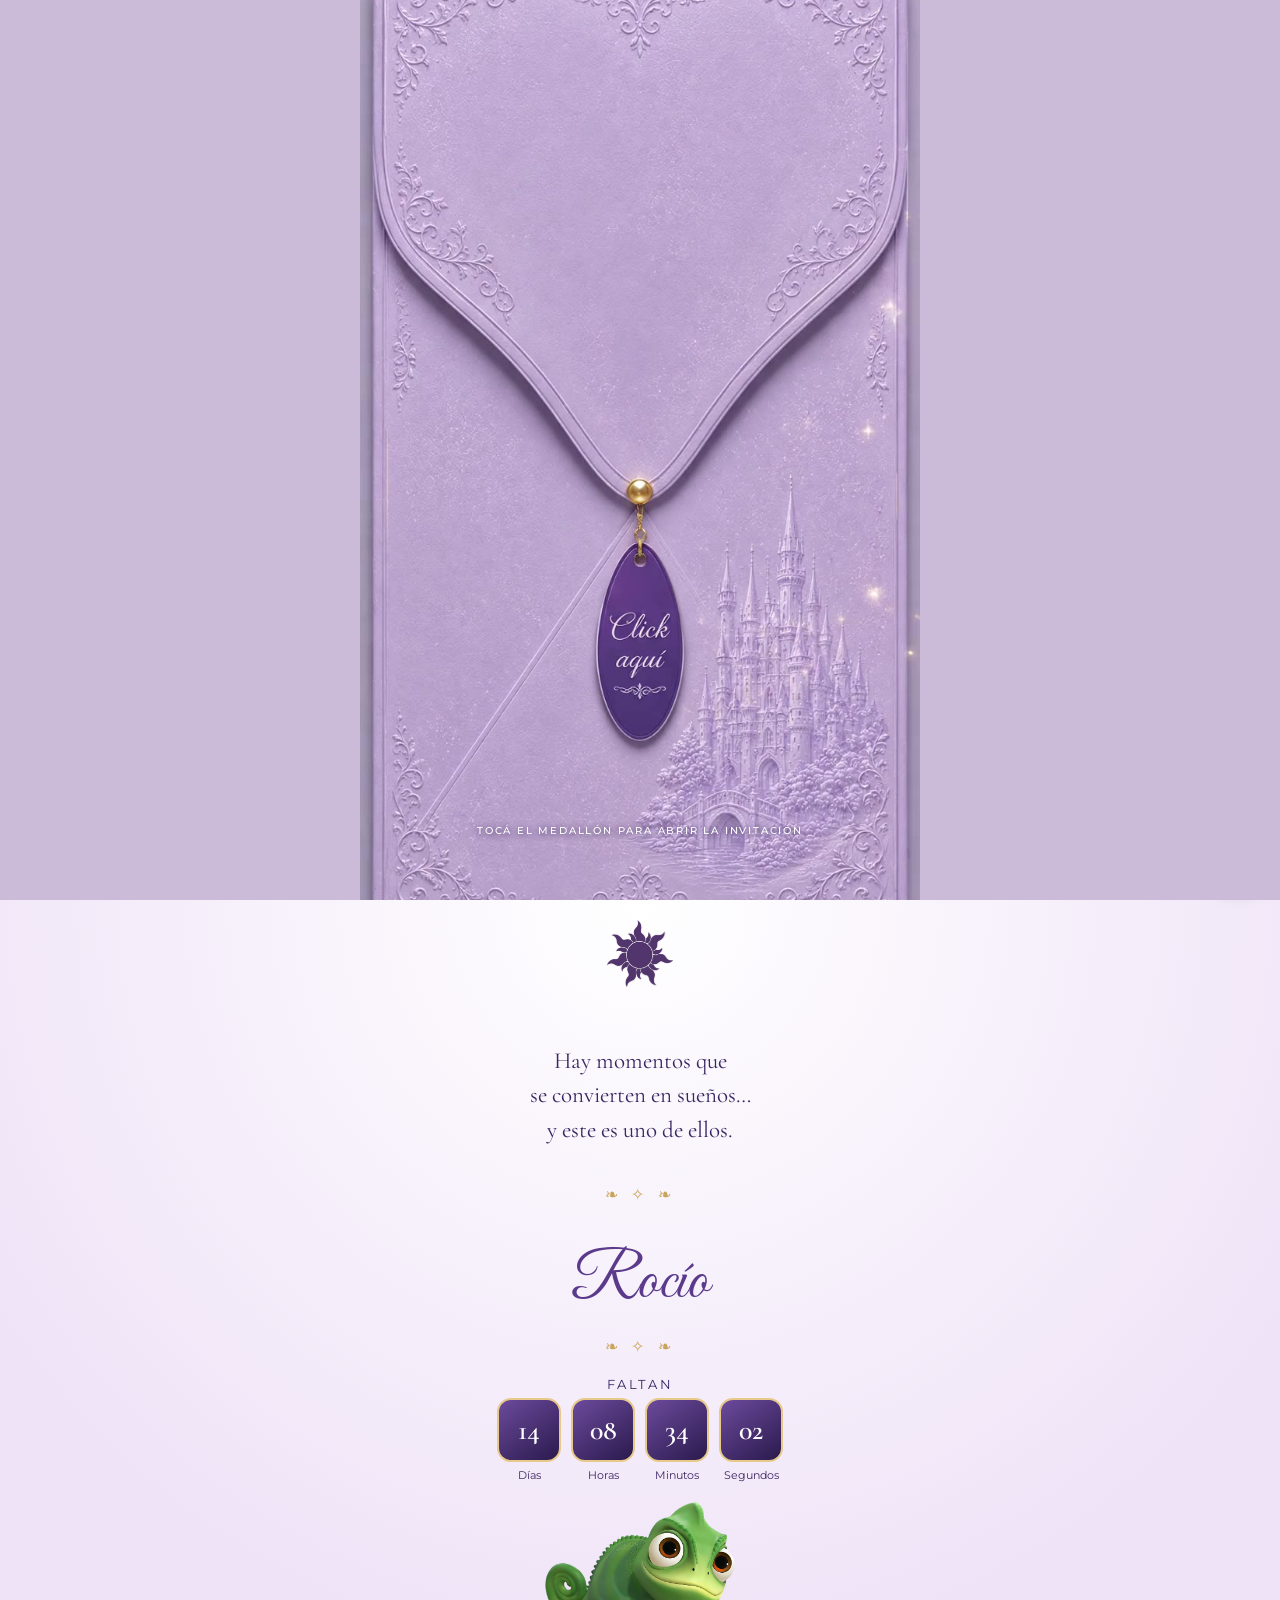
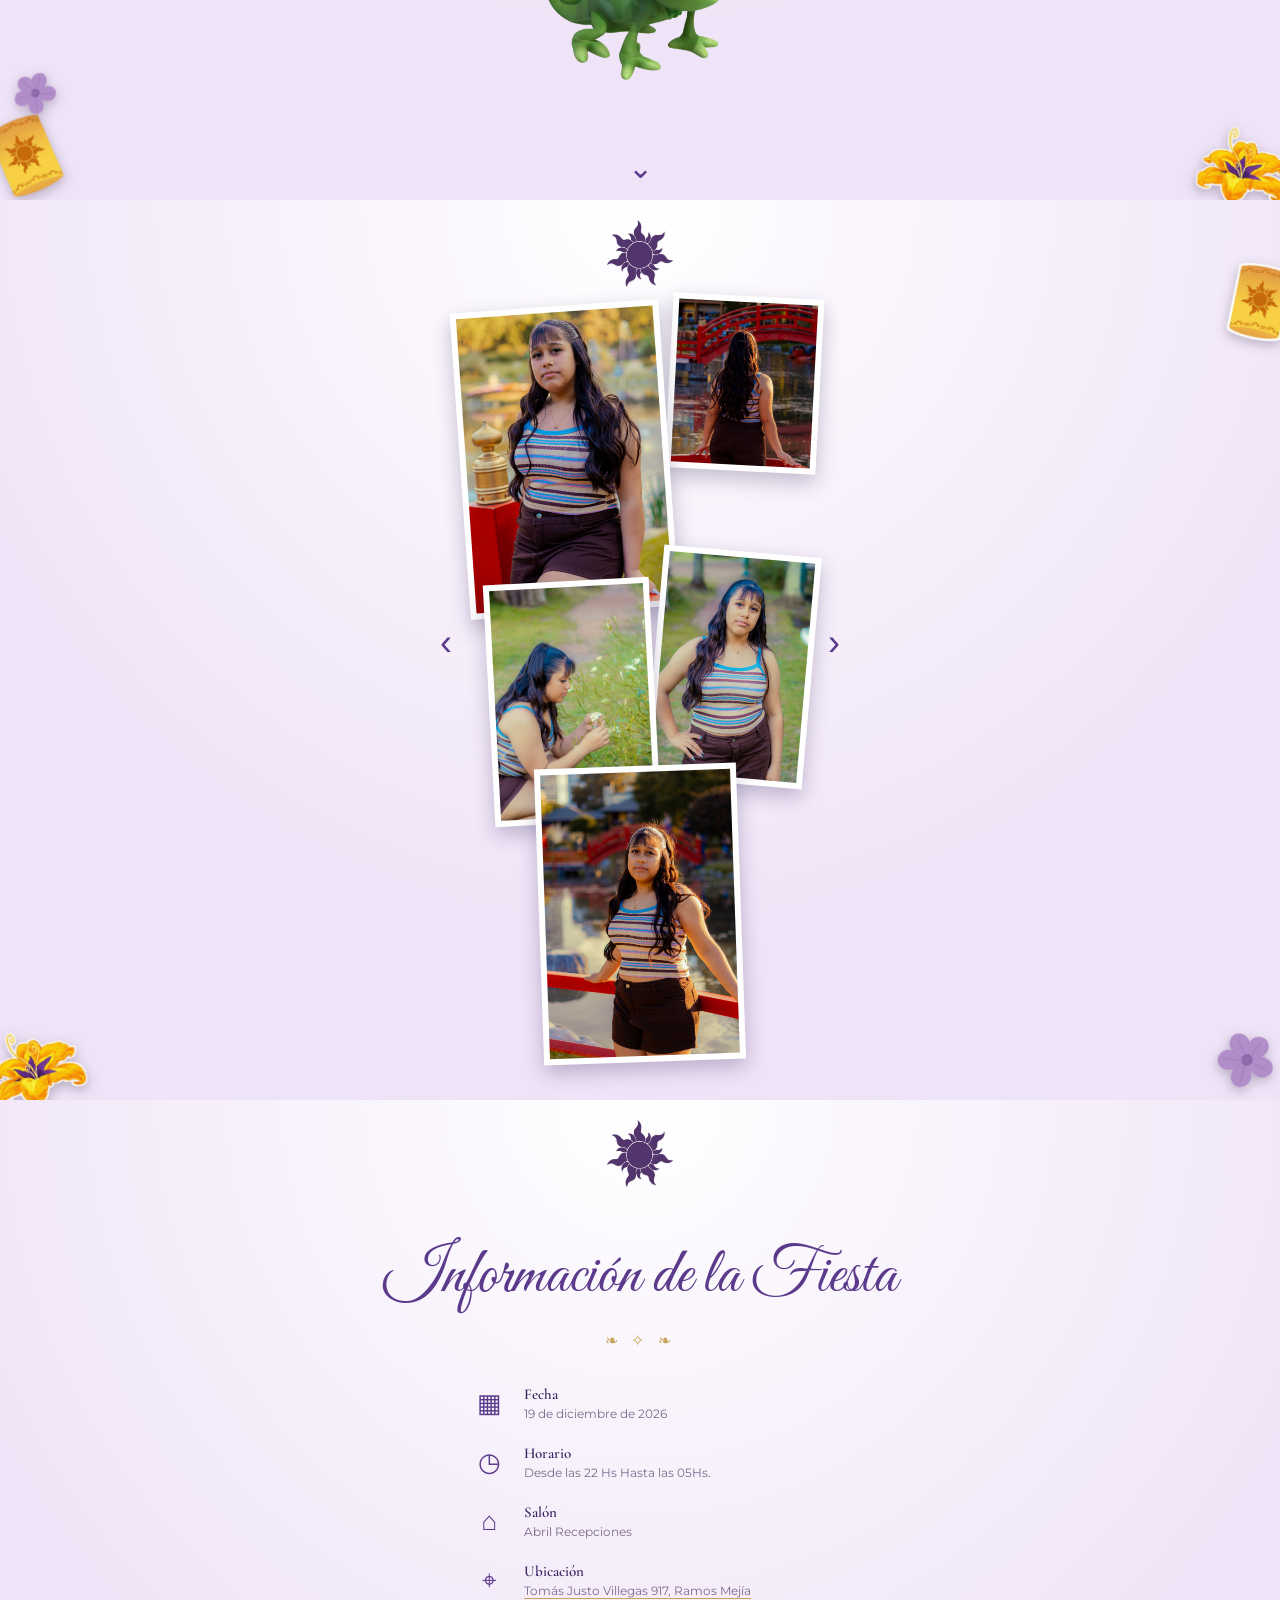
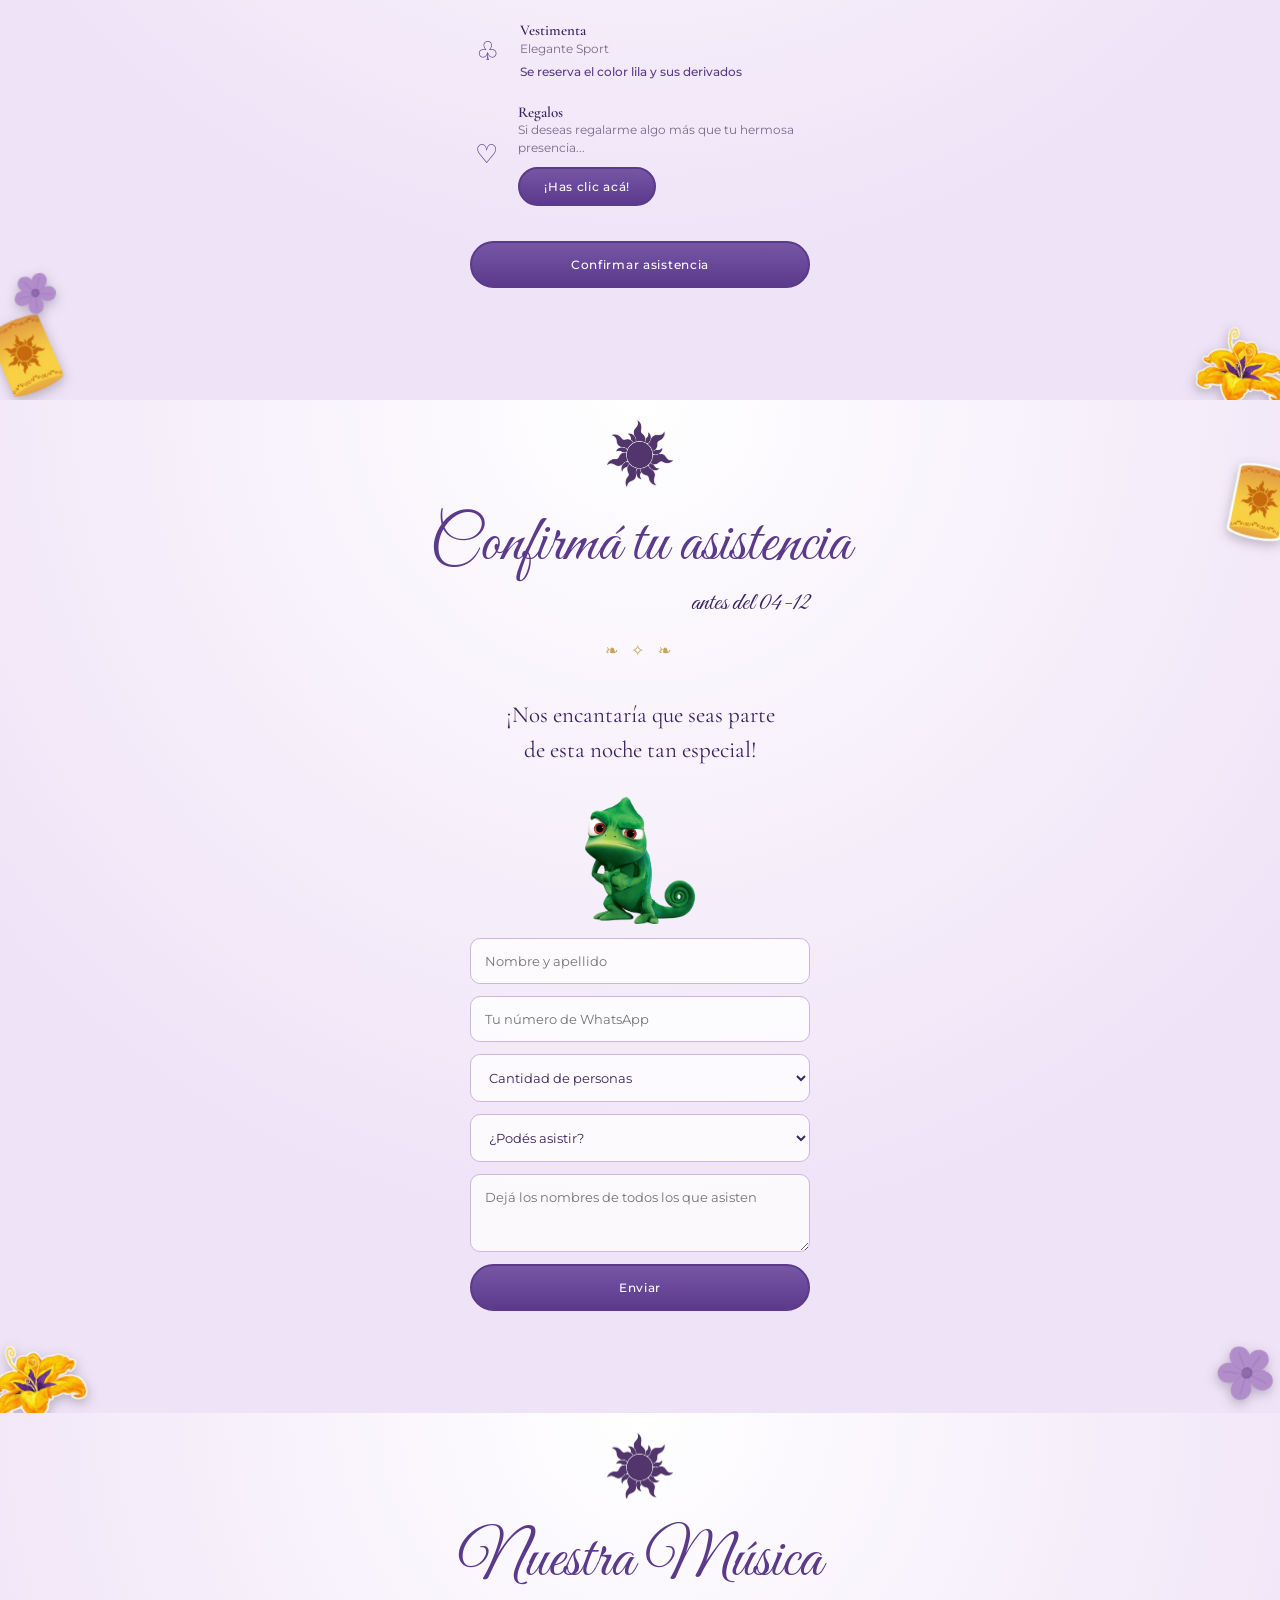
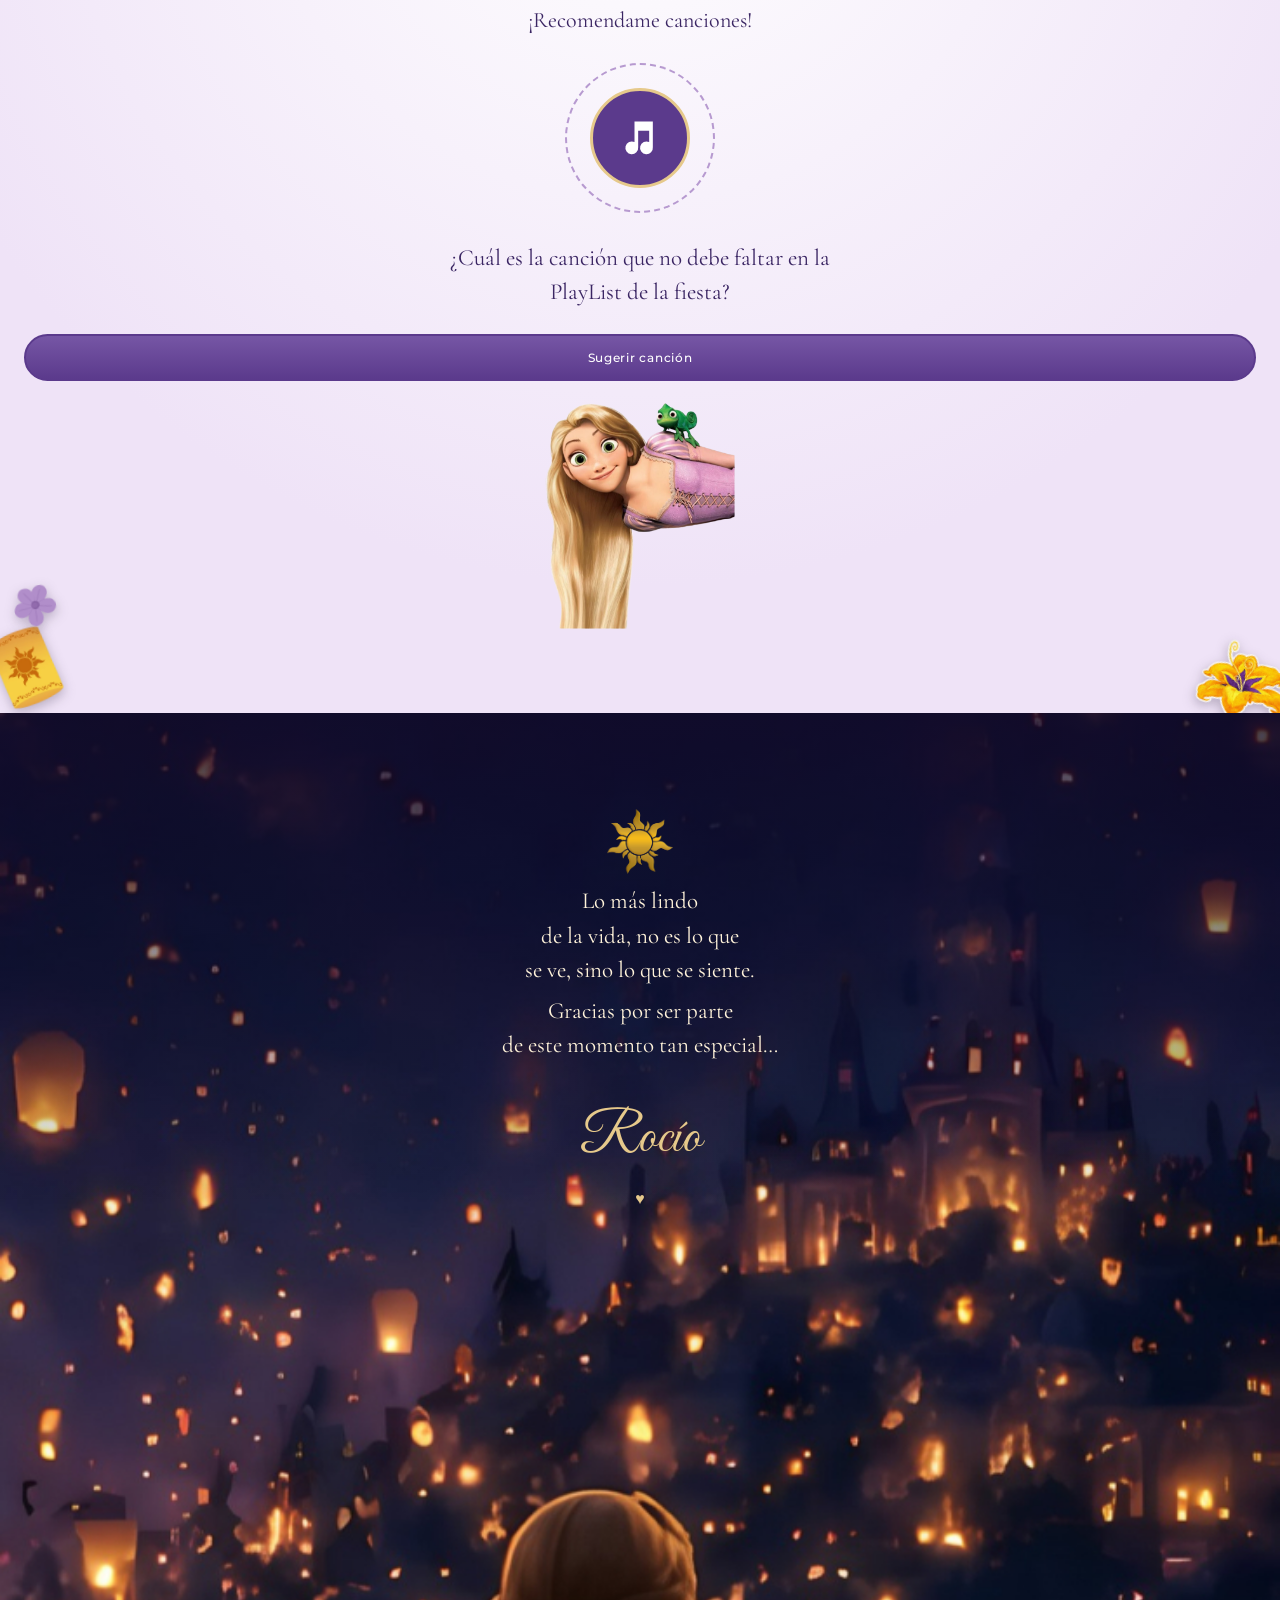
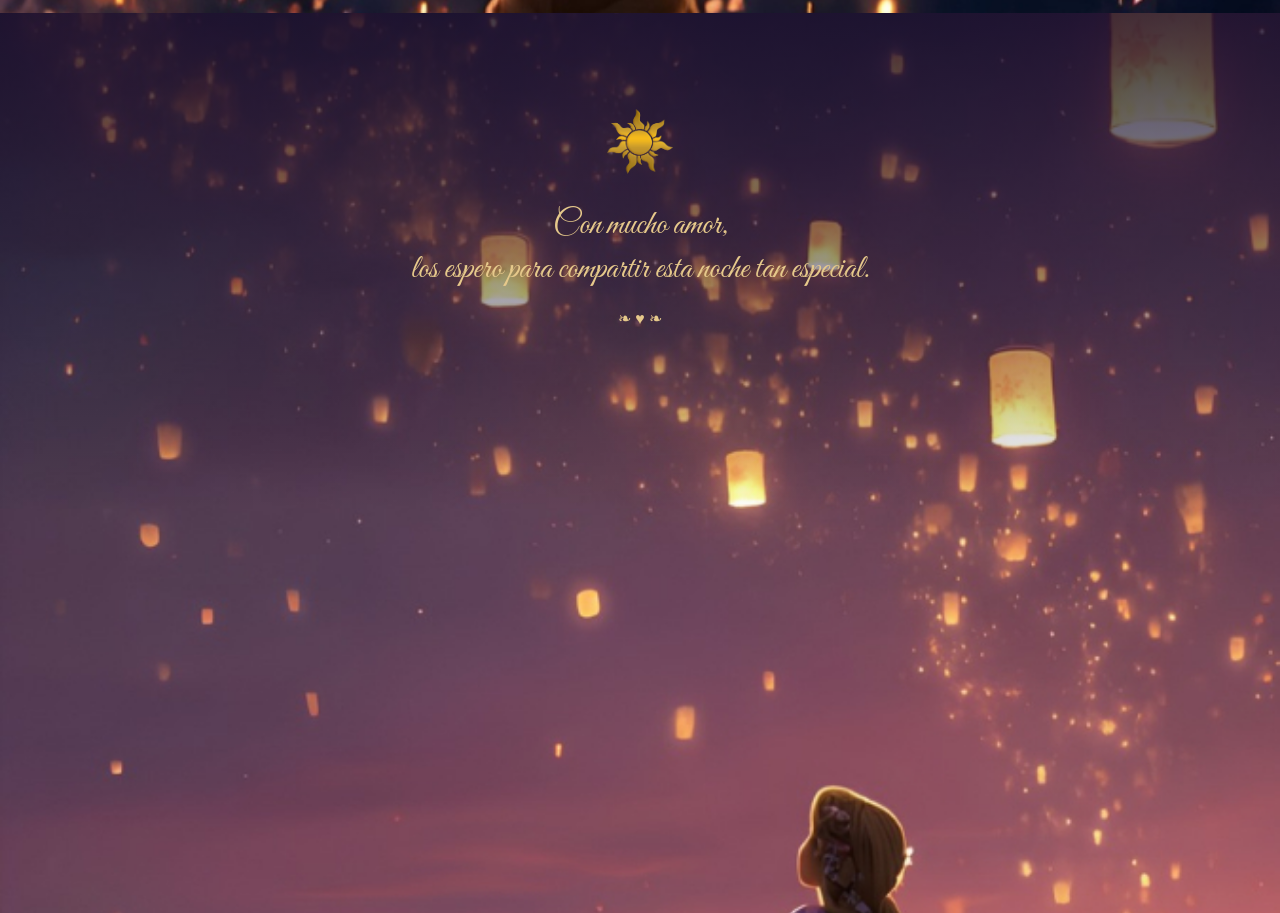
<file: index.html>
<!doctype html>
<html lang="es">
<head>
<meta charset="utf-8">
<meta name="viewport" content="width=device-width, initial-scale=1">
<meta name="theme-color" content="#3b2466">
<title>Mis XV · Rocío</title>
<meta name="description" content="Estás invitado a celebrar mis 15 años. Tocá para abrir la invitación ✨">
<meta property="og:type" content="website">
<meta property="og:locale" content="es_AR">
<meta property="og:title" content="Mis XV · Rocío">
<meta property="og:description" content="Estás invitado a celebrar mis 15 años. Tocá para abrir la invitación ✨">
<meta property="og:url" content="https://mis-xv-rocio.pages.dev/">
<meta property="og:image" content="https://mis-xv-rocio.pages.dev/assets/preview.jpg">
<meta property="og:image:type" content="image/jpeg">
<meta property="og:image:width" content="1200">
<meta property="og:image:height" content="630">
<meta name="twitter:card" content="summary_large_image">
<link href="https://fonts.googleapis.com/css2?family=Cormorant+Garamond:wght@400;500;600&family=Great+Vibes&family=Montserrat:wght@300;400;500&display=swap" rel="stylesheet">
<style>:root{--ink:#3a2563;--purple:#5b3a8c;--deep:#2a1a4d;--gold:#e6c98b;--lav:#efe3f7;--cream:#fbf6fd}
*{box-sizing:border-box}html{scroll-behavior:smooth}
body{margin:0;background:var(--lav);color:var(--ink);font-family:Montserrat,Arial,sans-serif}
.script{font-family:'Great Vibes',cursive;font-weight:400}.serif{font-family:'Cormorant Garamond',serif;font-size:22px;margin:6px 0}
.big{font-size:32px}.gold{color:var(--gold)}.purple{color:var(--purple)}
.orn{color:#c9a45c;letter-spacing:.3em;margin:14px 0}
.menu-btn{position:fixed;z-index:40;top:14px;left:14px;background:none;border:0;color:var(--gold);font-size:28px;cursor:pointer}
.menu{position:fixed;z-index:39;top:0;left:0;bottom:0;width:min(280px,80vw);padding:70px 26px;background:#2a1a4df2;display:flex;flex-direction:column;gap:20px;transform:translateX(-100%);transition:transform .3s}
.menu.open{transform:none}.menu a{color:#fff;text-decoration:none;font-size:12px;letter-spacing:.14em;text-transform:uppercase}
.music-fab{position:fixed;z-index:40;right:16px;bottom:18px;width:52px;height:52px;border-radius:50%;border:2px solid var(--gold);background:var(--purple);color:#fff;display:grid;place-items:center;cursor:pointer;box-shadow:0 6px 20px #20152d66}
.music-fab svg{width:24px;height:24px}.music-fab.playing{animation:spin 4s linear infinite}@keyframes spin{to{transform:rotate(360deg)}}
section{position:relative;min-height:100svh;overflow:hidden;text-align:center;display:flex;flex-direction:column;align-items:center;justify-content:center;padding:80px 24px}
.sun{width:56px;height:56px;color:#d9a441;margin-bottom:10px}.sun.dark{position:absolute;top:22px;left:50%;transform:translateX(-50%)}
.paper{background:radial-gradient(circle at 50% 0,#fff,var(--lav) 70%)}
.paper h2{font-size:clamp(46px,9vw,64px);margin:30px 0 4px;line-height:1.1}
.deadline{font-family:'Great Vibes',cursive;font-weight:400;font-size:26px;line-height:1.5;width:min(340px,100%);text-align:right;margin:0 auto 4px}
.lead{font-size:23px;line-height:1.5}.paper .lead{margin:24px 0}
.conditional-field{width:100%}.conditional-field[hidden]{display:none}
.night{color:#fff;background:linear-gradient(180deg,#2a1a4d,#4b2d78 60%,#a8604f 120%)}
.hero{background:linear-gradient(180deg,#2a1a4d,#4b2d78 60%,#a8604f 120%);justify-content:flex-start;padding-top:90px}
.tower{background:linear-gradient(180deg,#2a1a4d,#4b2d78 60%,#a8604f 120%);justify-content:flex-end;padding-top:46vh}
.boat{background:linear-gradient(180deg,#2a1a4d,#4b2d78 60%,#a8604f 120%);justify-content:flex-start;padding-top:90px}
.inner{position:relative;z-index:2}.night .serif{color:#fff3da}.hero h1{font-size:clamp(64px,16vw,96px);line-height:1.1;margin:0}
.tower .foot{position:relative;z-index:2;margin-top:60px}.tower h2{font-size:56px;margin:0}.lead2{font-size:34px;line-height:1.3;margin:30px 0 10px;color:var(--gold)}
.chev{position:absolute;bottom:14px;left:0;right:0;color:#fff;font-size:30px;text-decoration:none}.chev.dark{color:var(--purple)}
.falta{letter-spacing:.2em;font-size:13px;margin:6px 0}
.count{display:flex;gap:10px}.count div{display:flex;flex-direction:column;align-items:center;gap:6px}
.count b{width:64px;height:64px;display:grid;place-items:center;border-radius:14px;border:2px solid var(--gold);background:linear-gradient(145deg,#6c4a9c,var(--deep));color:#fff;font:600 28px 'Cormorant Garamond',serif}
.count span{font-size:11px}
.pascal{width:120px;margin-top:22px}
.gal{position:relative;width:min(360px,100%);margin-top:26px}.stack{position:relative;height:650px}
#galeria{justify-content:flex-start;padding-top:96px}#galeria .gal{margin-top:0}
.ph{position:absolute;box-sizing:border-box;margin:0;padding:6px;background:#fff;border:0;box-shadow:0 8px 20px #2a1a4d44;overflow:visible}
.ph img{width:100%;height:auto;object-fit:unset;display:block}
.ph:nth-child(1){left:0;top:10px;width:58%;transform:rotate(-4deg);z-index:2}
.ph:nth-child(2){right:0;top:0;width:42%;transform:rotate(3deg)}
.ph:nth-child(3){left:8%;top:285px;width:46%;transform:rotate(-3deg);z-index:3}
.ph:nth-child(4){right:2%;top:255px;width:44%;transform:rotate(5deg);z-index:2}
.ph:nth-child(5){left:22%;top:470px;width:56%;transform:rotate(-2deg);z-index:4}
.arr{position:absolute;top:50%;z-index:5;border:0;background:none;color:var(--purple);font-size:36px;cursor:pointer}.arr.l{left:-26px}.arr.r{right:-26px}
.info{list-style:none;padding:0;margin:10px 0 24px;width:min(340px,100%);text-align:left}
.info li{display:flex;gap:16px;align-items:center;padding:11px 0}.info i{font-style:normal;width:38px;font-size:26px;color:var(--purple);text-align:center}
.info b{display:block;font:600 15px 'Cormorant Garamond',serif}.info span{font-size:12px;color:#7a6a8c}.info a.map-link{font-size:12px;color:#7a6a8c;text-decoration:underline;text-decoration-color:#c9a45c;text-underline-offset:3px}.info a.map-link:focus-visible{outline:2px solid var(--purple);outline-offset:4px;border-radius:3px}
.info .dress-code{display:flex;flex-wrap:wrap;align-items:center;gap:4px 9px;line-height:1.6}.info .dress-note{color:var(--purple);font-weight:500}
.btns{display:grid;gap:10px;width:min(340px,100%)}
.btn{display:block;width:100%;padding:14px;border-radius:40px;border:2px solid var(--purple);font:500 12px Montserrat,sans-serif;letter-spacing:.06em;text-decoration:none;cursor:pointer}
.btn.fill{background:linear-gradient(180deg,#7656a5,var(--purple));color:#fff}.btn.line{background:transparent;color:var(--purple)}
form{display:grid;gap:12px;width:min(340px,100%)}
input,select,textarea{width:100%;padding:14px;border:1px solid #cdb7e2;border-radius:10px;background:#fffc;color:var(--ink);font:13px Montserrat,sans-serif}
.note{font-size:11px;color:#7a6a8c;line-height:1.7;max-width:320px}
.wreath{width:150px;height:150px;border-radius:50%;margin:24px 0 4px;display:grid;place-items:center;border:2px dashed #b79ad0}
.wreath div{width:100px;height:100px;border-radius:50%;background:var(--purple);border:3px solid var(--gold);display:grid;place-items:center;color:#fff}.wreath svg{width:44px;height:44px}
.fl{position:absolute;color:#9a73c4;opacity:.75;pointer-events:none}.fl svg{width:100%;height:100%}
.night .fl{color:#8d63c0}
.ln{position:absolute;width:12px;height:18px;border-radius:3px 3px 6px 6px;background:linear-gradient(#ffe3a0,#f19a45);box-shadow:0 0 14px #ffb85a;animation:fl 6s ease-in-out infinite}
@keyframes fl{50%{transform:translateY(-14px);opacity:.65}}
.modal{display:none;position:fixed;z-index:60;inset:0;background:#1d132dcc;align-items:center;justify-content:center;padding:20px}.modal.open{display:flex}
.card{position:relative;background:var(--cream);border-radius:18px;padding:30px 24px;width:min(400px,100%);text-align:center}
.card h2{font-size:44px;margin:0 0 14px}.x{position:absolute;top:8px;right:14px;border:0;background:none;font-size:28px;color:#7a6a8c;cursor:pointer}

/* Apertura de la invitación: video del sobre (assets/apertura.mp4) */
body.intro-lock{overflow:hidden}
.intro-screen{position:fixed;z-index:100;inset:0;display:grid;place-items:center;overflow:hidden;padding:0;background:#cbbbd8;transition:opacity 1.1s ease,visibility 1.1s ease}
.intro-screen.done{opacity:0;visibility:hidden;pointer-events:none}
.intro-art{position:relative;width:100%;height:100%;max-width:560px;overflow:hidden;background:#cbbbd8 url("assets/apertura-poster.jpg") center/cover no-repeat}
.intro-video{position:absolute;inset:0;width:100%;height:100%;object-fit:cover;display:block}
.intro-open{position:absolute;z-index:3;inset:0;width:100%;height:100%;border:0;padding:0;background:transparent;cursor:pointer;-webkit-tap-highlight-color:transparent}
.intro-open:focus-visible{outline:3px solid var(--gold);outline-offset:-8px}
.intro-screen.playing .intro-open{pointer-events:none}
.intro-hint{position:absolute;z-index:4;left:50%;bottom:7%;transform:translateX(-50%);font:500 10px Montserrat,sans-serif;letter-spacing:.18em;text-transform:uppercase;color:#fff;text-shadow:0 1px 6px #2a1a4d;white-space:nowrap;pointer-events:none;animation:introPulse 1.8s ease-in-out infinite;transition:opacity .4s}
@keyframes introPulse{50%{opacity:.5;translate:0 3px}}
.intro-screen.playing .intro-hint{opacity:0;animation:none}
@media(prefers-reduced-motion:reduce){.intro-screen,.intro-hint{transition:none!important;animation:none!important}}
@media(prefers-reduced-motion:reduce){*{animation:none!important;scroll-behavior:auto!important}}
.art::before{content:"";position:absolute;left:0;right:0;height:var(--h);background:var(--img) center/cover no-repeat;-webkit-mask-image:linear-gradient(transparent,#000 30%);mask-image:linear-gradient(transparent,#000 30%)}
.hero{--img:url(assets/Portada.jpg);--h:60%}.hero::before{bottom:0}
.boat{--img:url(assets/Final.jpg);--h:62%}.boat::before{bottom:0}
.tower{--img:url(assets/Torre.jpg);--h:46%}.tower::before{top:0;-webkit-mask-image:linear-gradient(#000 70%,transparent);mask-image:linear-gradient(#000 70%,transparent)}
.pascal{width:150px;margin-top:14px}

.px{display:block;width:var(--w);height:auto;aspect-ratio:var(--bw)/var(--bh);background:var(--img) no-repeat;background-size:calc(var(--iw)/var(--bw)*100%) auto;background-position:calc(var(--bx)/(var(--iw) - var(--bw))*100%) calc(var(--by)/(var(--ih) - var(--bh))*100%)}
.px.sun{margin:0 auto 10px}.px.sun.dark{position:absolute;top:20px;left:50%;transform:translateX(-50%);margin:0}
.px.cal{margin:20px auto 0}.px.asis{margin:6px auto 14px}.px.mus{margin:22px auto 0}
.hero::before{background-position:40% bottom}
.tower::before,.boat::before{display:none}
.tower,.boat{justify-content:flex-start;padding-top:96px}
.tower{background:linear-gradient(180deg,#140b2acc 0,#140b2a55 35%,transparent 55%),url("assets/Torre.jpg") center/cover no-repeat}
.boat{background:linear-gradient(180deg,#140b2acc 0,#140b2a55 35%,transparent 55%),url("assets/Final.jpg") center/cover no-repeat}
.tower .foot{margin-top:34px}
.dec{position:absolute;z-index:1;pointer-events:none;filter:drop-shadow(0 4px 6px #20152d44)}
.info .gift-txt{display:block;line-height:1.5}.gift-btn{width:auto;display:inline-block;margin-top:10px;padding:10px 24px}
.gift{overflow:hidden;padding:36px 28px 56px;border:1px solid #e4d0a0}.gift>p,.gift>h2,.gift>.gsun{position:relative;z-index:2}.gift .x{z-index:3}
.px.gsun{margin:0 auto}.gift h2{margin:6px 0 10px}.gift-alias{font-size:16px;margin:8px 0;color:var(--ink)}.gift-name{font-size:24px;margin:2px 0 0}
</style>
</head>
<body>
<svg width="0" height="0" style="position:absolute" aria-hidden="true">
<symbol id="sun" viewBox="0 0 100 100"><g fill="none" stroke="currentColor" stroke-width="3" stroke-linecap="round"><circle cx="50" cy="50" r="15"/><circle cx="50" cy="50" r="23" stroke-width="1.5"/><path d="M50 6v16M50 78v16M6 50h16M78 50h16M19 19l11 11M70 70l11 11M81 19L70 30M30 70L19 81"/></g></symbol>
<symbol id="fl" viewBox="0 0 100 100"><g fill="currentColor"><ellipse cx="50" cy="26" rx="12" ry="20"/><ellipse cx="50" cy="26" rx="12" ry="20" transform="rotate(72 50 50)"/><ellipse cx="50" cy="26" rx="12" ry="20" transform="rotate(144 50 50)"/><ellipse cx="50" cy="26" rx="12" ry="20" transform="rotate(216 50 50)"/><ellipse cx="50" cy="26" rx="12" ry="20" transform="rotate(288 50 50)"/></g><circle cx="50" cy="50" r="8" fill="#e6c98b"/></symbol>
<symbol id="note" viewBox="0 0 24 24"><path fill="currentColor" d="M9 3v11.2A3.5 3.5 0 1 0 11 17V8h6v6.2A3.5 3.5 0 1 0 19 17V3z"/></symbol>
</svg>

<button class="menu-btn" id="menuBtn" aria-label="Abrir menú" aria-expanded="false">☰</button>
<nav class="menu" id="menu" aria-label="Principal">
  <a href="#inicio">Inicio</a><a href="#historia">La invitación</a><a href="#galeria">Galería</a><a href="#detalles">Información</a><a href="#confirmacion">Confirmar asistencia</a><a href="#musica">Música</a>
</nav>
<button class="music-fab" id="musicToggle" aria-label="Reproducir música"><svg><use href="#note"/></svg></button>
<audio id="bgMusic" loop preload="auto"><source src="assets/m%C3%BAsica.mp3" type="audio/mpeg"></audio>
<div class="intro-screen" id="introScreen">
  <div class="intro-art">
    <video class="intro-video" id="introVideo" src="assets/apertura.mp4" poster="assets/apertura-poster.jpg" playsinline webkit-playsinline preload="auto" aria-hidden="true"></video>
    <button class="intro-open" id="openInvitation" type="button" aria-label="Abrir la invitación de Rocío"></button>
    <span class="intro-hint">Tocá el medallón para abrir la invitación</span>
  </div>
</div>

<main>
<section class="night hero art" id="inicio" data-sky="16">
  <div class="inner">
    <span class="px sun" role="img" aria-label="Sol dorado" style="--w:66px;--iw:736;--ih:712;--bx:58;--by:62;--bw:620;--bh:616;--img:url('assets/Sol dorado.png')"></span>
    <p class="serif">Mis XV Años</p>
    <h1 class="script gold">Rocío</h1>
    <p class="orn">❧ ✧ ❧</p>
  </div>
  <a class="chev" href="#historia" aria-label="Bajar">⌄</a>
</section>

<section class="paper" id="historia">
  <span class="px sun dark" role="img" aria-label="Sol violeta" style="--w:66px;--iw:579;--ih:564;--bx:27;--by:10;--bw:525;--bh:531;--img:url('assets/Sol violeta.png')"></span>
  <p class="serif lead">Hay momentos que<br>se convierten en sueños…<br>y este es uno de ellos.</p>
  <p class="orn">❧ ✧ ❧</p>
  <h2 class="script purple">Rocío</h2>
  <p class="orn">❧ ✧ ❧</p>
  <p class="falta">FALTAN</p>
  <div class="count" aria-label="Cuenta regresiva">
    <div><b id="days">0</b><span>Días</span></div><div><b id="hours">00</b><span>Horas</span></div><div><b id="minutes">00</b><span>Minutos</span></div><div><b id="seconds">00</b><span>Segundos</span></div>
  </div>
  <span class="px cal" role="img" aria-label="Calendario" style="--w:190px;--iw:736;--ih:672;--bx:22;--by:22;--bw:677;--bh:636;--img:url('assets/Calendario.png')"></span>
  <a class="chev dark" href="#galeria" aria-label="Bajar">⌄</a>
</section>

<section class="paper" id="galeria">
  <span class="px sun dark" role="img" aria-label="Sol violeta" style="--w:66px;--iw:579;--ih:564;--bx:27;--by:10;--bw:525;--bh:531;--img:url('assets/Sol violeta.png')"></span>
  <div class="gal">
    <button class="arr l" id="prev" aria-label="Anterior">‹</button>
    <div class="stack" id="stack">
      <figure class="ph"><img src="assets/galeria-1.jpg" alt="Foto 1" onerror="this.remove()"></figure>
      <figure class="ph"><img src="assets/galeria-2.jpg" alt="Foto 2" onerror="this.remove()"></figure>
      <figure class="ph"><img src="assets/galeria-3.jpg" alt="Foto 3" onerror="this.remove()"></figure>
      <figure class="ph"><img src="assets/galeria-4.jpg" alt="Foto 4" onerror="this.remove()"></figure>
      <figure class="ph"><img src="assets/galeria-5.jpg" alt="Foto 5" onerror="this.remove()"></figure>
    </div>
    <button class="arr r" id="next" aria-label="Siguiente">›</button>
  </div>
</section>

<section class="paper" id="detalles">
  <span class="px sun dark" role="img" aria-label="Sol violeta" style="--w:66px;--iw:579;--ih:564;--bx:27;--by:10;--bw:525;--bh:531;--img:url('assets/Sol violeta.png')"></span>
  <h2 class="script purple">Información de la Fiesta</h2>
  <p class="orn">❧ ✧ ❧</p>
  <ul class="info">
    <li><i>▦</i><div><b>Fecha</b><span>19 de diciembre de 2026</span></div></li>
    <li><i>◷</i><div><b>Horario</b><span>Desde las 22 Hs Hasta las 05Hs.</span></div></li>
    <li><i>⌂</i><div><b>Salón</b><span>Abril Recepciones</span></div></li>
    <li><i>⌖</i><div><b>Ubicación</b><a class="map-link" href="https://www.google.com/maps/place/Tom%C3%A1s+Justo+Villegas+917,+B1722+Ramos+Mej%C3%ADa,+Provincia+de+Buenos+Aires/@-34.6657771,-58.5527741,17z/data=!3m1!4b1!4m6!3m5!1s0x95bcc87e20758693:0x21aae13786fa0acc!8m2!3d-34.6657815!4d-58.5501992!16s%2Fg%2F11snpyhn58?entry=ttu&amp;g_ep=EgoyMDI2MTExMC4wIKXMDSoASAFQAw%3D%3D" target="_blank" rel="noopener noreferrer">Tomás Justo Villegas 917, Ramos Mejía</a></div></li>
    <li><i>♧</i><div><b>Vestimenta</b><span class="dress-code"><span>Elegante Sport</span><span class="dress-note">Se reserva el color lila y sus derivados</span></span></div></li>
    <li><i>♡</i><div><b>Regalos</b><span class="gift-txt">Si deseas regalarme algo más que tu hermosa presencia...</span><button class="btn fill gift-btn" id="giftOpen" type="button">¡Has clic acá!</button></div></li>
  </ul>
  <div class="btns">
    <a class="btn fill" href="#confirmacion">Confirmar asistencia</a>
  </div>
</section>

<section class="paper" id="confirmacion">
  <span class="px sun dark" role="img" aria-label="Sol violeta" style="--w:66px;--iw:579;--ih:564;--bx:27;--by:10;--bw:525;--bh:531;--img:url('assets/Sol violeta.png')"></span>
  <h2 class="script purple">Confirmá tu asistencia</h2>
  <p class="deadline">antes del 04-12</p>
  <p class="orn">❧ ✧ ❧</p>
  <p class="serif lead">¡Nos encantaría que seas parte<br>de esta noche tan especial!</p>
  <span class="px asis" role="img" aria-label="Asistecia" style="--w:110px;--iw:2560;--ih:1573;--bx:717;--by:136;--bw:1158;--bh:1329;--img:url('assets/Asistecia.png')"></span>
  <form id="rsvpForm">
    <input name="guestName" placeholder="Nombre y apellido" aria-label="Nombre y apellido" required>
    <input name="guestPhone" type="tel" inputmode="tel" placeholder="Tu número de WhatsApp" aria-label="Tu número de WhatsApp" pattern="[0-9+() \-]{8,20}" title="Escribí tu número con código de área" required>
    <select name="guestCount" aria-label="Cantidad de personas" required><option value="">Cantidad de personas</option><option>0 persona</option><option>1 persona</option><option>2 personas</option><option>3 personas</option><option>4 personas</option><option>5 o más personas</option></select>
    <select name="attendance" aria-label="¿Podés asistir?" required><option value="">¿Podés asistir?</option><option>Sí, ¡allí estaré!</option><option>Esta vez no podré asistir</option></select>
    <div id="celiacQuestion" class="conditional-field" hidden>
      <select name="celiac" aria-label="¿Hay familiares celíacos?">
        <option value="">¿Hay familiares celíacos?</option>
        <option>Sí</option>
        <option>No</option>
      </select>
    </div>
    <div id="celiacCountQuestion" class="conditional-field" hidden>
      <select name="celiacCount" aria-label="¿Cuántas personas celíacas?">
        <option value="">¿Cuántas personas?</option>
        <option>1 persona</option>
        <option>2 personas</option>
        <option>3 personas</option>
        <option>4 personas</option>
        <option>5 o más personas</option>
      </select>
    </div>
    <textarea name="guestMessage" rows="3" placeholder="Dejá los nombres de todos los que asisten" aria-label="Mensaje"></textarea>
    <button class="btn fill" type="submit">Enviar</button>
  </form>
  <p class="note" id="formNote"></p>
</section>

<section class="paper" id="musica">
  <span class="px sun dark" role="img" aria-label="Sol violeta" style="--w:66px;--iw:579;--ih:564;--bx:27;--by:10;--bw:525;--bh:531;--img:url('assets/Sol violeta.png')"></span>
  <h2 class="script purple">Nuestra Música</h2>
  <p class="serif">¡Recomendame canciones!</p>
  <div class="wreath"><div><svg><use href="#note"/></svg></div></div>
  <p class="serif lead">¿Cuál es la canción que no debe faltar en la<br>PlayList de la fiesta?</p>
  <button class="btn fill" data-song>Sugerir canción</button>
  <span class="px mus" role="img" aria-label="Musica" style="--w:190px;--iw:675;--ih:1200;--bx:10;--by:178;--bw:638;--bh:761;--img:url('assets/Musica.png')"></span>
</section>

<section class="night tower art" id="cierre" >
  <div class="inner">
    <span class="px sun" role="img" aria-label="Sol dorado" style="--w:66px;--iw:736;--ih:712;--bx:58;--by:62;--bw:620;--bh:616;--img:url('assets/Sol dorado.png')"></span>
    <p class="serif lead">Lo más lindo<br>de la vida, no es lo que<br>se ve, sino lo que se siente.</p>
    <p class="serif lead">Gracias por ser parte<br>de este momento tan especial…</p>
  </div>
  <div class="foot"><h2 class="script gold">Rocío</h2><p class="gold">♥</p></div>
</section>

<section class="night boat art" >
  <div class="inner">
    <span class="px sun" role="img" aria-label="Sol dorado" style="--w:66px;--iw:736;--ih:712;--bx:58;--by:62;--bw:620;--bh:616;--img:url('assets/Sol dorado.png')"></span>
    <p class="script lead2">Con mucho amor,<br>los espero para compartir esta noche tan especial.</p>
    <p class="gold">❧ ♥ ❧</p>
  </div>
</section>
</main>

<div class="modal" id="songModal" aria-hidden="true"><div class="card" role="dialog" aria-modal="true" aria-labelledby="songTitle">
  <button class="x" id="songClose" aria-label="Cerrar">×</button>
  <h2 class="script purple" id="songTitle">Sugerir canción</h2>
  <form id="songForm"><input id="songName" placeholder="Canción y artista" required><button class="btn fill" type="submit">Enviar sugerencia</button></form>
  <p class="note" id="songNote"></p>
</div></div>
<div class="modal" id="giftModal" aria-hidden="true"><div class="card gift" role="dialog" aria-modal="true" aria-labelledby="giftTitle">
  <span class="px dec" aria-hidden="true" style="left:-6px;top:-6px;transform:rotate(-14deg);--w:56px;--iw:456;--ih:579;--bx:82;--by:179;--bw:310;--bh:375;--img:url('assets/Lampara 2.png')"></span><span class="px dec" aria-hidden="true" style="right:-8px;top:40px;transform:rotate(12deg);--w:54px;--iw:600;--ih:600;--bx:119;--by:55;--bw:361;--bh:489;--img:url('assets/Lampara.png')"></span><span class="px dec" aria-hidden="true" style="left:-12px;bottom:-10px;transform:rotate(-8deg);--w:92px;--iw:736;--ih:736;--bx:77;--by:82;--bw:598;--bh:491;--img:url('assets/Flor amarilla.png')"></span><span class="px dec" aria-hidden="true" style="right:10px;bottom:12px;transform:rotate(14deg);--w:48px;--iw:1080;--ih:1350;--bx:324;--by:468;--bw:432;--bh:414;--img:url('assets/Flor Violeta.png')"></span>
  <button class="x" id="giftClose" aria-label="Cerrar">×</button>
  <span class="px gsun" role="img" aria-label="Sol violeta" style="--w:54px;--iw:579;--ih:564;--bx:27;--by:10;--bw:525;--bh:531;--img:url('assets/Sol violeta.png')"></span>
  <h2 class="script purple" id="giftTitle">Regalos</h2>
  <p class="gift-alias"><b>Alias:</b> Roocio.215</p>
  <p class="serif gift-name">Rocío</p>
</div></div>
<script>(() => {
  'use strict';
  const WHATSAPP_NUMBER = '5491166297224'; // Código de país + área, solo números
  const FIREBASE_API_KEY = 'AIzaSyBB9klQ5vfcydkqWXdt9zQo13EZK1Av1hM'; // Completar: apiKey de la app web de Firebase
  const FIREBASE_PROJECT_ID = 'yaz-26d2b'; // Completar: projectId de Firebase
  const eventDate = new Date('2026-12-19T00:00:00-03:00');
  const $ = (id) => document.getElementById(id);

  // Cuenta regresiva
  const tick = () => {
    const d = Math.max(0, eventDate - Date.now());
    const v = { days: Math.floor(d / 864e5), hours: Math.floor(d / 36e5) % 24, minutes: Math.floor(d / 6e4) % 60, seconds: Math.floor(d / 1e3) % 60 };
    for (const k in v) $(k).textContent = k === 'days' ? v[k] : String(v[k]).padStart(2, '0');
  };
  tick(); setInterval(tick, 1000);

  // Menú
  const menu = $('menu'), mb = $('menuBtn');
  mb.onclick = () => mb.setAttribute('aria-expanded', menu.classList.toggle('open'));
  menu.querySelectorAll('a').forEach(a => a.onclick = () => { menu.classList.remove('open'); mb.setAttribute('aria-expanded', 'false'); });

  // Música
  const audio = $('bgMusic'), fab = $('musicToggle');
  let userPaused = false;
  const setUI = (on) => { fab.classList.toggle('playing', on); fab.setAttribute('aria-label', on ? 'Pausar música' : 'Reproducir música'); };
  const start = () => audio.play().then(() => { setUI(true); return true; }).catch(() => false);
  fab.onclick = async () => {
    if (audio.paused) { userPaused = false; if (!(await start())) alert('No se pudo reproducir assets/musica.mp3'); }
    else { userPaused = true; audio.pause(); setUI(false); }
  };
  // La música comienza con el mismo gesto que abre la carta, compatible con las políticas del navegador.
  const introScreen = $('introScreen');
  const openInvitation = $('openInvitation');
  const introVideo = $('introVideo');
  document.body.classList.add('intro-lock');
  let introStarted = false, introFinished = false;
  const finishIntro = () => {
    if (introFinished) return;
    introFinished = true;
    introScreen.classList.add('done');
    document.body.classList.remove('intro-lock');
    window.setTimeout(() => introScreen.remove(), 1200);
  };
  openInvitation.addEventListener('click', () => {
    if (introStarted) return;
    introStarted = true;
    start();
    introScreen.classList.add('playing');
    const reduce = window.matchMedia('(prefers-reduced-motion: reduce)').matches;
    if (reduce) { finishIntro(); return; }
    // Si el video no carga o el navegador no lo reproduce, abrimos igual la invitación.
    introVideo.addEventListener('ended', finishIntro);
    introVideo.addEventListener('error', finishIntro);
    // Se desvanece un poquito antes del final, cuando el humo ya cubre toda la pantalla.
    introVideo.addEventListener('timeupdate', () => {
      if (introVideo.duration && introVideo.currentTime >= introVideo.duration - 0.6) finishIntro();
    });
    const p = introVideo.play();
    if (p && p.catch) p.catch(finishIntro);
    window.setTimeout(finishIntro, 12000);
  });

  // Linternas y flores decorativas
  const rnd = (a, b) => a + Math.random() * (b - a);
  document.querySelectorAll('[data-sky]').forEach(s => {
    for (let i = 0; i < +s.dataset.sky; i++) {
      const l = document.createElement('span'); l.className = 'ln';
      l.style.cssText = `left:${rnd(2, 96)}%;top:${rnd(2, 80)}%;transform:scale(${rnd(.5, 1.3)});animation-delay:${rnd(0, 5)}s`;
      s.prepend(l);
    }
  });
  // Decoración de las esquinas: "Lampara", "Lampara 2", "Flor Violeta" y "Flor amarilla"
  const IMG = {
    'Lampara.png': [600, 600, 119, 55, 361, 489],
    'Lampara 2.png': [456, 579, 82, 179, 310, 375],
    'Flor Violeta.png': [1080, 1350, 324, 468, 432, 414],
    'Flor amarilla.png': [736, 736, 77, 82, 598, 491]
  };
  const sets = [
    [['Flor amarilla.png', 'left:-10px;bottom:-8px', 96, -8], ['Flor Violeta.png', 'right:6px;bottom:12px', 56, 14], ['Lampara.png', 'right:-8px;top:64px', 56, 12]],
    [['Lampara 2.png', 'left:-6px;bottom:6px', 64, -14], ['Flor amarilla.png', 'right:-12px;bottom:-8px', 92, 18], ['Flor Violeta.png', 'left:14px;bottom:86px', 42, -10]]
  ];
  document.querySelectorAll('section').forEach((s, i) => {
    if (s.classList.contains('night')) return; // sin decoración en las pantallas con imagen
    sets[i % 2].forEach(([n, pos, w, r]) => {
      const [iw, ih, bx, by, bw, bh] = IMG[n];
      const el = document.createElement('span');
      el.className = 'px dec';
      el.setAttribute('aria-hidden', 'true');
      el.style.cssText = `${pos};transform:rotate(${r}deg);--w:${w}px;--iw:${iw};--ih:${ih};--bx:${bx};--by:${by};--bw:${bw};--bh:${bh};--img:url("assets/${n}")`;
      s.append(el);
    });
  });

  // Galería
  const stack = $('stack');
  $('next').onclick = () => stack.append(stack.firstElementChild);
  $('prev').onclick = () => stack.prepend(stack.lastElementChild);


  // Guarda y espera la confirmación real de Firestore antes de informar que se registró.
  // El ID comienza con fecha y hora para mantener el orden de llegada en el panel.
  const save = async (col, row) => {
    if (!FIREBASE_API_KEY || !FIREBASE_PROJECT_ID) {
      return { ok: false, error: 'La conexión con Firebase no está configurada.' };
    }
    const fields = { creado: { timestampValue: new Date().toISOString() } };
    Object.entries(row).forEach(([k, v]) => {
      if (v !== null && v !== undefined && v !== '') fields[k] = { stringValue: String(v) };
    });
    const id = new Date().toISOString().replace(/\D/g, '') + '-' + Math.random().toString(36).slice(2, 6);
    try {
      const response = await fetch(`https://firestore.googleapis.com/v1/projects/${FIREBASE_PROJECT_ID}/databases/(default)/documents/${col}?documentId=${id}&key=${FIREBASE_API_KEY}`, {
        method: 'POST',
        headers: { 'Content-Type': 'application/json' },
        body: JSON.stringify({ fields })
      });
      if (!response.ok) {
        let detail = '';
        try {
          const data = await response.json();
          detail = data.error && data.error.message ? data.error.message : '';
        } catch (_) {}
        console.error('Firestore', col, response.status, detail);
        return { ok: false, error: detail || `Firebase rechazó el registro (HTTP ${response.status}).` };
      }
      return { ok: true };
    } catch (error) {
      console.error('Firestore', col, error);
      return { ok: false, error: 'No se pudo conectar con Firebase. Revisá tu conexión e intentá nuevamente.' };
    }
  };
  const wa = (msg) => window.open(`https://wa.me/${WHATSAPP_NUMBER}?text=${encodeURIComponent(msg)}`, '_blank', 'noopener,noreferrer');

  // RSVP
  const NO = 'Esta vez no podré asistir';
  const YES = 'Sí, ¡allí estaré!';
  const att = document.querySelector('[name=attendance]'), cnt = document.querySelector('[name=guestCount]');
  const celiacWrap = $('celiacQuestion'), celiacCountWrap = $('celiacCountQuestion');
  const celiac = document.querySelector('[name=celiac]'), celiacCount = document.querySelector('[name=celiacCount]');
  const updateConditionalQuestions = () => {
    const notComing = att.value === NO;
    cnt.required = !notComing;
    cnt.hidden = notComing;
    if (notComing) cnt.value = '';
    const attending = att.value === YES;
    celiacWrap.hidden = !attending;
    celiac.required = attending;
    if (!attending) celiac.value = '';
    const hasCeliac = attending && celiac.value === 'Sí';
    celiacCountWrap.hidden = !hasCeliac;
    celiacCount.required = hasCeliac;
    if (!hasCeliac) celiacCount.value = '';
  };
  att.addEventListener('change', updateConditionalQuestions);
  celiac.addEventListener('change', updateConditionalQuestions);
  updateConditionalQuestions();
  $('rsvpForm').onsubmit = async (e) => {
    e.preventDefault();
    const form = e.currentTarget;
    const submit = form.querySelector('[type="submit"]');
    const note = $('formNote');
    if (submit.disabled) return;
    const d = new FormData(form);
    const own = d.get('guestMessage');
    const msg = (d.get('attendance') === NO
      ? ['Hola, esta vez no podré asistir para los XV de Rocío.', `Nombre: ${d.get('guestName')}`, `Mensaje: ¡Pido perdón por mi ausencia!${own ? ' ' + own : ''}`]
      : ['Hola, confirmo para los XV de Rocío.', `Nombre: ${d.get('guestName')}`, `Cantidad: ${d.get('guestCount')}`, `Asistencia: ${d.get('attendance')}`, `¿Hay familiares celíacos?: ${d.get('celiac')}`, d.get('celiac') === 'Sí' ? `Cantidad de personas celíacas: ${d.get('celiacCount')}` : '', own ? `Mensaje: ${own}` : '']
    ).filter(Boolean).join('\n');

    // Abrimos una pestaña vacía durante el clic para evitar que el navegador bloquee WhatsApp al terminar el guardado.
    const whatsappTab = WHATSAPP_NUMBER ? window.open('about:blank', '_blank') : null;
    submit.disabled = true;
    submit.textContent = 'Guardando…';
    note.textContent = 'Registrando tu respuesta…';
    const result = await save('confirmaciones', {
      nombre: d.get('guestName'),
      telefono: d.get('guestPhone'),
      cantidad: d.get('guestCount') || null,
      asistencia: d.get('attendance'),
      celiacos: d.get('celiac') || null,
      cantidadCeliacos: d.get('celiacCount') || null,
      mensaje: own || null
    });
    if (!result.ok) {
      if (whatsappTab) whatsappTab.close();
      note.textContent = `No pudimos registrar tu respuesta. ${result.error} No vuelvas a enviarla hasta corregir el problema.`;
      submit.disabled = false;
      submit.textContent = 'Reintentar envío';
      return;
    }
    note.textContent = '¡Gracias! Tu respuesta quedó registrada correctamente.';
    if (WHATSAPP_NUMBER) {
      if (whatsappTab) whatsappTab.location.href = `https://wa.me/${WHATSAPP_NUMBER}?text=${encodeURIComponent(msg)}`;
      else note.textContent += ' El registro se guardó, pero el navegador bloqueó la apertura de WhatsApp.';
    }
    form.reset();
    updateConditionalQuestions();
    submit.disabled = false;
    submit.textContent = 'Enviar';
  };

  // Modal de canciones
  const modal = $('songModal');
  const close = () => { modal.classList.remove('open'); modal.setAttribute('aria-hidden', 'true'); };
  document.querySelectorAll('[data-song]').forEach(b => b.onclick = () => { modal.classList.add('open'); modal.setAttribute('aria-hidden', 'false'); $('songName').focus(); });
  $('songClose').onclick = close;
  modal.onclick = (e) => { if (e.target === modal) close(); };
  document.onkeydown = (e) => { if (e.key === 'Escape') close(); };
  $('songForm').onsubmit = async (e) => {
    e.preventDefault();
    const form = e.currentTarget;
    const submit = form.querySelector('[type="submit"]');
    const note = $('songNote');
    if (submit.disabled) return;
    const s = $('songName').value.trim();
    const whatsappTab = WHATSAPP_NUMBER ? window.open('about:blank', '_blank') : null;
    submit.disabled = true;
    submit.textContent = 'Guardando…';
    note.textContent = 'Registrando tu sugerencia…';
    const result = await save('canciones', { cancion: s });
    if (!result.ok) {
      if (whatsappTab) whatsappTab.close();
      note.textContent = `No pudimos guardar la sugerencia. ${result.error}`;
      submit.disabled = false;
      submit.textContent = 'Reintentar envío';
      return;
    }
    note.textContent = '¡Gracias! Tu sugerencia quedó registrada correctamente.';
    if (WHATSAPP_NUMBER) {
      if (whatsappTab) whatsappTab.location.href = `https://wa.me/${WHATSAPP_NUMBER}?text=${encodeURIComponent(`Hola, quiero sugerir una canción para los XV de Rocío: ${s}`)}`;
      else note.textContent += ' El registro se guardó, pero el navegador bloqueó la apertura de WhatsApp.';
    }
    form.reset();
    submit.disabled = false;
    submit.textContent = 'Enviar sugerencia';
    close();
  };
  // Pop-up de regalos
  const gift = $('giftModal');
  const gClose = () => { gift.classList.remove('open'); gift.setAttribute('aria-hidden', 'true'); };
  $('giftOpen').onclick = () => { gift.classList.add('open'); gift.setAttribute('aria-hidden', 'false'); };
  $('giftClose').onclick = gClose;
  gift.onclick = (e) => { if (e.target === gift) gClose(); };
  document.addEventListener('keydown', (e) => { if (e.key === 'Escape') gClose(); });
})();
</script>
</body>
</html>
</file>
